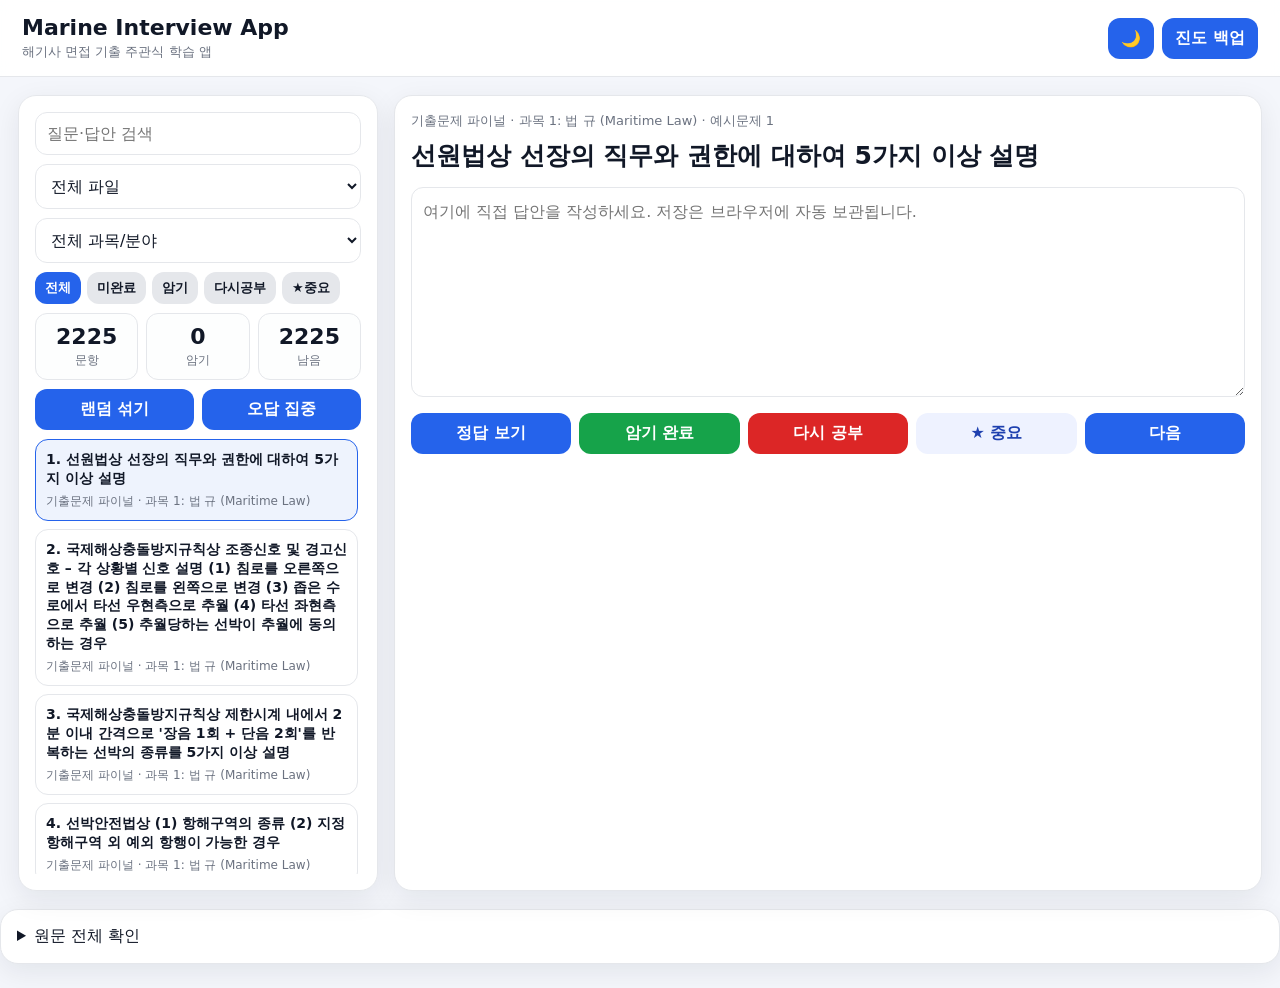
<file: index.html>
<!doctype html>
<html lang="ko">
<head>
  <meta charset="utf-8" />
  <meta name="viewport" content="width=device-width, initial-scale=1" />
  <title>Marine Interview App | 주관식 학습</title>
  <link rel="stylesheet" href="assets/style.css" />
</head>
<body>
<header class="topbar">
  <div><h1>Marine Interview App</h1><p>해기사 면접 기출 주관식 학습 앱</p></div>
  <div class="top-actions"><button id="darkBtn">🌙</button><button id="exportBtn">진도 백업</button></div>
</header>
<main class="layout">
  <aside class="panel sidebar">
    <input id="search" placeholder="질문·답안 검색" />
    <select id="sourceFilter"><option value="">전체 파일</option></select>
    <select id="categoryFilter"><option value="">전체 과목/분야</option></select>
    <div class="chips">
      <button data-mode="all" class="chip active">전체</button>
      <button data-mode="unseen" class="chip">미완료</button>
      <button data-mode="done" class="chip">암기</button>
      <button data-mode="wrong" class="chip">다시공부</button>
      <button data-mode="star" class="chip">★중요</button>
    </div>
    <div class="stats"><div><b id="statTotal">0</b><span>문항</span></div><div><b id="statDone">0</b><span>암기</span></div><div><b id="statLeft">0</b><span>남음</span></div></div>
    <div class="side-actions"><button id="shuffleBtn">랜덤 섞기</button><button id="wrongOnlyBtn">오답 집중</button></div>
    <div id="qList" class="q-list"></div>
  </aside>
  <section class="panel study">
    <div class="meta" id="meta">문제를 선택하세요.</div>
    <h2 id="question">문제</h2>
    <textarea id="myAnswer" placeholder="여기에 직접 답안을 작성하세요. 저장은 브라우저에 자동 보관됩니다."></textarea>
    <div class="toolbar">
      <button id="showBtn">정답 보기</button>
      <button id="doneBtn" class="good">암기 완료</button>
      <button id="wrongBtn" class="bad">다시 공부</button>
      <button id="starBtn" class="light">★ 중요</button>
      <button id="nextBtn">다음</button>
    </div>
    <pre id="answer" class="answer"></pre>
  </section>
</main>
<section class="panel raw-panel">
  <details><summary>원문 전체 확인</summary><p class="hint">문항 추출과 별도로 업로드 문서의 추출 원문을 조각 단위로 모두 넣었습니다.</p><input id="rawSearch" placeholder="원문 검색" /><div id="rawList"></div></details>
</section>
<script src="data/questions.js"></script>
<script src="assets/app.js"></script>
</body>
</html>
</file>
<file: assets/style.css>
:root{--bg:#f4f6fb;--card:#fff;--text:#111827;--muted:#6b7280;--line:#e5e7eb;--accent:#2563eb;--good:#16a34a;--bad:#dc2626;--shadow:0 8px 28px rgba(15,23,42,.08)}
*{box-sizing:border-box}body{margin:0;background:var(--bg);color:var(--text);font-family:system-ui,-apple-system,BlinkMacSystemFont,"Segoe UI",sans-serif}.dark{--bg:#0b1020;--card:#111827;--text:#e5e7eb;--muted:#9ca3af;--line:#263244;--accent:#60a5fa;--shadow:none}button,input,select,textarea{font:inherit}button{border:0;border-radius:12px;padding:10px 13px;background:var(--accent);color:#fff;font-weight:800;cursor:pointer}button.light{background:#eef2ff;color:#1e40af}.dark button.light{background:#1e293b;color:#bfdbfe}button.good{background:var(--good)}button.bad{background:var(--bad)}input,select,textarea{width:100%;border:1px solid var(--line);border-radius:12px;padding:11px;background:var(--card);color:var(--text)}textarea{min-height:210px;resize:vertical;line-height:1.6}.topbar{position:sticky;top:0;z-index:5;display:flex;justify-content:space-between;gap:12px;align-items:center;padding:15px 22px;border-bottom:1px solid var(--line);background:color-mix(in srgb,var(--card) 92%,transparent);backdrop-filter:blur(8px)}h1{margin:0;font-size:22px}.topbar p{margin:3px 0 0;color:var(--muted);font-size:13px}.top-actions{display:flex;gap:8px}.layout{max-width:1280px;margin:0 auto;padding:18px;display:grid;grid-template-columns:360px 1fr;gap:16px}.panel{background:var(--card);border:1px solid var(--line);border-radius:18px;box-shadow:var(--shadow);padding:16px}.sidebar{height:calc(100vh - 104px);position:sticky;top:86px;overflow:hidden;display:flex;flex-direction:column;gap:9px}.chips{display:flex;gap:6px;flex-wrap:wrap}.chip{background:#e5e7eb;color:#111827;padding:7px 10px;font-size:13px}.chip.active{background:var(--accent);color:#fff}.stats{display:grid;grid-template-columns:repeat(3,1fr);gap:8px}.stats div{text-align:center;border:1px solid var(--line);border-radius:12px;padding:10px;background:color-mix(in srgb,var(--card) 86%,var(--bg))}.stats b{display:block;font-size:22px}.stats span{color:var(--muted);font-size:12px}.side-actions{display:grid;grid-template-columns:1fr 1fr;gap:8px}.q-list{overflow:auto;padding-right:3px}.qitem{border:1px solid var(--line);border-radius:13px;padding:10px;margin-bottom:8px;cursor:pointer;background:var(--card)}.qitem.active{border-color:var(--accent);background:color-mix(in srgb,var(--accent) 8%,var(--card))}.qitem.done{opacity:.67}.qitem .qtitle{font-weight:800;font-size:14px;line-height:1.35}.qitem .qmeta{color:var(--muted);font-size:12px;margin-top:5px}.study h2{font-size:25px;line-height:1.4;margin:8px 0 14px}.meta,.hint{color:var(--muted);font-size:13px}.toolbar{display:flex;gap:8px;flex-wrap:wrap;margin-top:12px}.toolbar button{flex:1;min-width:110px}.answer{display:none;white-space:pre-wrap;line-height:1.7;background:color-mix(in srgb,var(--card) 85%,var(--bg));border:1px solid var(--line);border-radius:15px;margin-top:14px;padding:16px;max-height:45vh;overflow:auto}.answer.show{display:block}.raw-panel{max-width:1280px;margin:0 auto 24px}.raw-block{border:1px solid var(--line);border-radius:14px;padding:12px;margin:10px 0}.raw-block h3{margin:0 0 8px;font-size:15px}.raw-block pre{white-space:pre-wrap;max-height:240px;overflow:auto;line-height:1.55;color:var(--text)}@media(max-width:900px){.layout{grid-template-columns:1fr}.sidebar{position:static;height:auto;max-height:none}.q-list{max-height:330px}.study h2{font-size:20px}.topbar{align-items:flex-start;flex-direction:column}}
</file>
